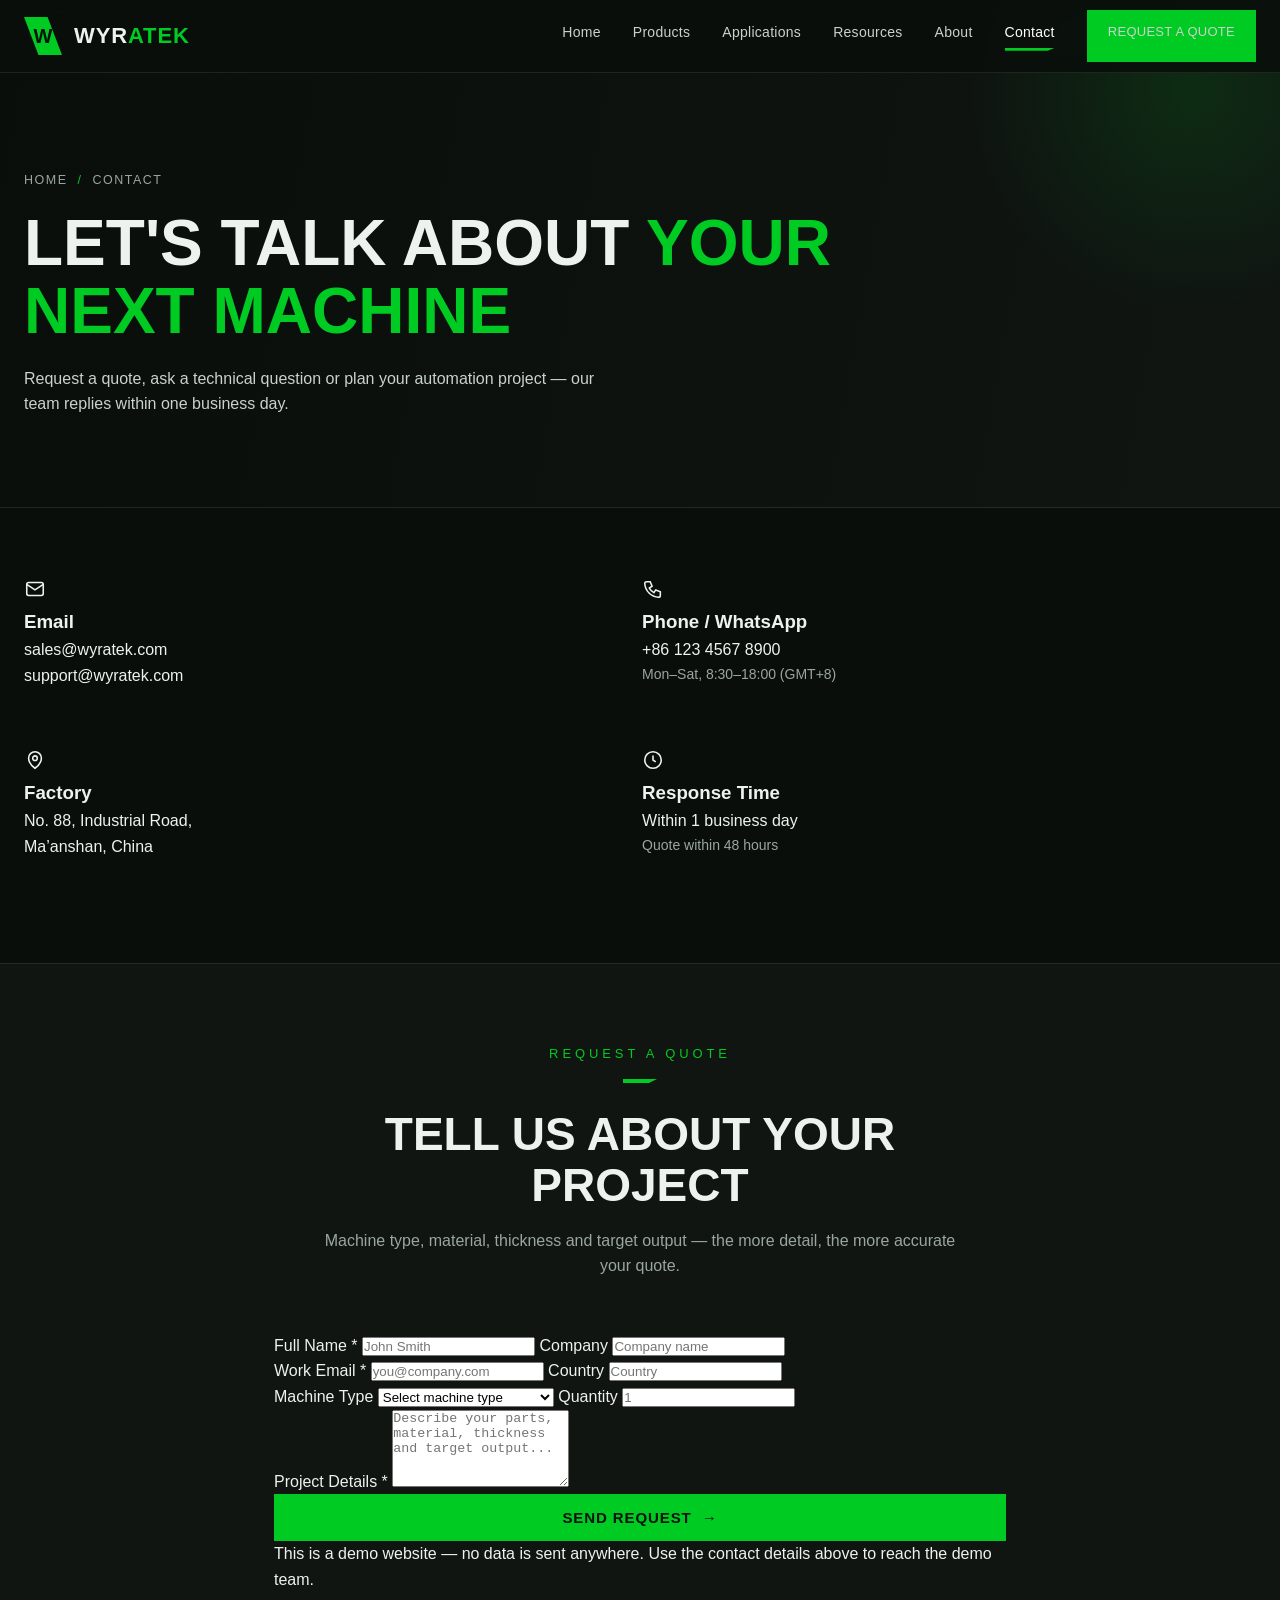
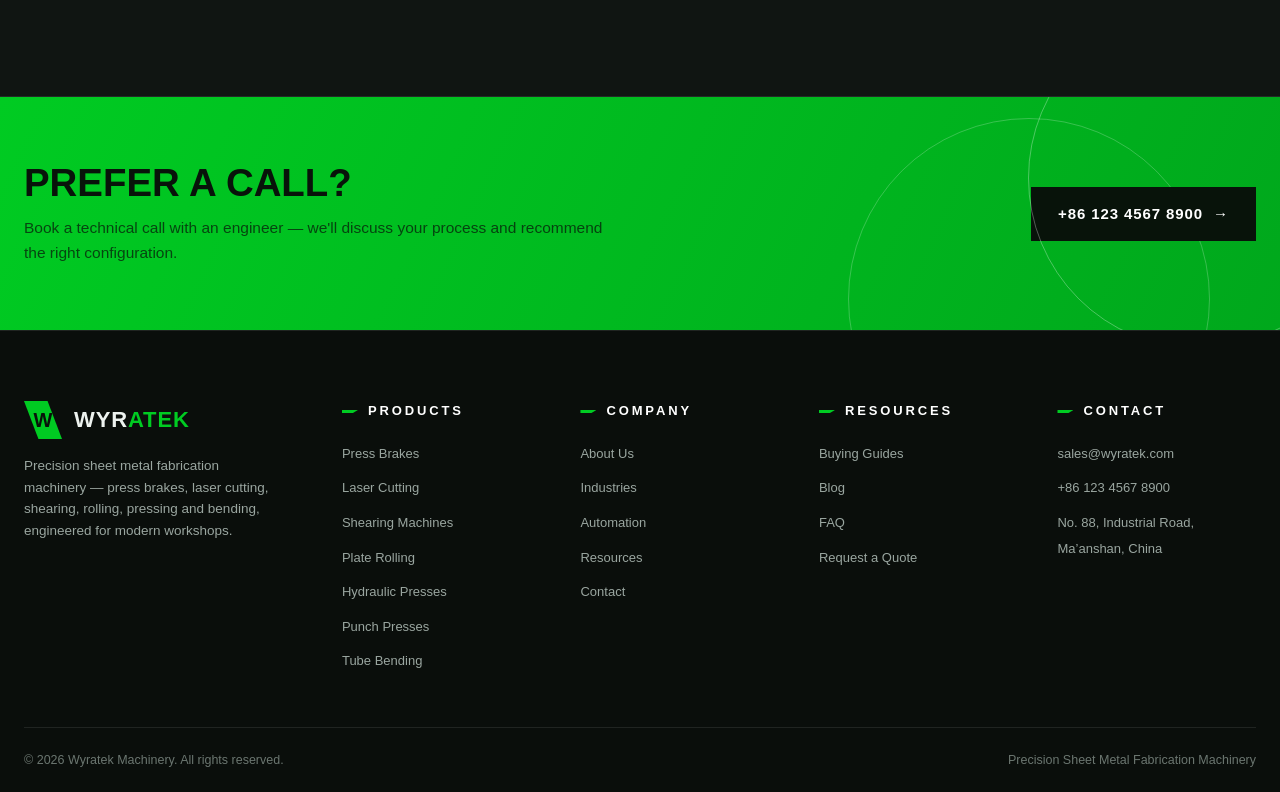
<file: pages/contact.html>
<!DOCTYPE html>
<html lang="en">
<head>
<meta charset="UTF-8">
<meta name="viewport" content="width=device-width, initial-scale=1.0">
<title>Contact — Wyratek Machinery</title>
<meta name="description" content="Contact Wyratek for quotes, technical questions and after-sales support. Request a quote for press brakes, laser cutting machines and complete sheet metal production lines.">
<meta name="keywords" content="contact Wyratek, press brake quote, sheet metal machinery supplier">
<link rel="preconnect" href="https://miaoda.feishu.cn">
<link rel="stylesheet" href="https://miaoda.feishu.cn/fonts/css2?family=Space+Grotesk:wght@500;600;700&family=Inter:wght@400;500;600&display=swap">
<link rel="stylesheet" href="../assets/css/style.css">
</head>
<body>

<!-- ===== Header ===== -->
<header class="site-header">
  <div class="wrap header-inner">
    <a class="brand" href="../index.html" aria-label="Wyratek home">
      <span class="brand-mark">W</span>
      <span class="brand-name">Wyr<em>atek</em></span>
    </a>
    <button class="nav-toggle" id="navToggle" aria-label="Toggle menu" aria-expanded="false">
      <span></span><span></span><span></span>
    </button>
    <nav aria-label="Main">
      <ul class="nav" id="nav">
        <li><a href="../index.html">Home</a></li>
        <li>
          <a href="products.html">Products</a>
          <div class="dropdown">
            <a href="products.html#press-brake">Press Brakes <span class="dd-arr">&#8594;</span></a>
            <a href="products.html#laser">Laser Cutting Machines <span class="dd-arr">&#8594;</span></a>
            <a href="products.html#shearing">Shearing Machines <span class="dd-arr">&#8594;</span></a>
            <a href="products.html#rolling">Plate Rolling Machines <span class="dd-arr">&#8594;</span></a>
            <a href="products.html#press">Hydraulic Presses <span class="dd-arr">&#8594;</span></a>
            <a href="products.html#punch">Punch Presses <span class="dd-arr">&#8594;</span></a>
            <a href="products.html#tube">Tube Bending Machines <span class="dd-arr">&#8594;</span></a>
          </div>
        </li>
        <li>
          <a href="applications.html">Applications</a>
          <div class="dropdown">
            <a href="applications.html#industries">Industries <span class="dd-arr">&#8594;</span></a>
            <a href="applications.html#automation">Automation <span class="dd-arr">&#8594;</span></a>
          </div>
        </li>
        <li>
          <a href="resources.html">Resources</a>
          <div class="dropdown">
            <a href="resources.html#guides">Buying Guides <span class="dd-arr">&#8594;</span></a>
            <a href="resources.html#blog">Blog <span class="dd-arr">&#8594;</span></a>
          </div>
        </li>
        <li><a href="about.html">About</a></li>
        <li class="active"><a href="contact.html">Contact</a></li>
        <li class="nav-cta"><a class="btn btn-solid" href="contact.html#quote">Request a Quote</a></li>
      </ul>
    </nav>
  </div>
</header>

<!-- ===== Page hero ===== -->
<div class="page-hero">
  <div class="wrap page-hero-inner">
    <div class="crumbs"><a href="../index.html">Home</a><span class="sep">/</span><span>Contact</span></div>
    <h1>Let's Talk About <span class="hl">Your Next Machine</span></h1>
    <p>Request a quote, ask a technical question or plan your automation project — our team replies within one business day.</p>
  </div>
</div>

<!-- ===== Contact grid ===== -->
<section style="padding-top:70px;">
  <div class="wrap">
    <div class="contact-grid">
      <div class="ci-block">
        <span class="ic"><svg width="22" height="22" viewBox="0 0 24 24" fill="none" stroke="currentColor" stroke-width="1.7"><rect x="3" y="5" width="18" height="14" rx="2"/><path d="M3 7l9 6 9-6"/></svg></span>
        <h3>Email</h3>
        <p><a href="mailto:sales@wyratek.com">sales@wyratek.com</a></p>
        <p><a href="mailto:support@wyratek.com">support@wyratek.com</a></p>
      </div>
      <div class="ci-block">
        <span class="ic"><svg width="22" height="22" viewBox="0 0 24 24" fill="none" stroke="currentColor" stroke-width="1.7"><path d="M5 4h4l2 5-3 2a12 12 0 005 5l2-3 5 2v4a2 2 0 01-2 2A16 16 0 013 6a2 2 0 012-2z"/></svg></span>
        <h3>Phone / WhatsApp</h3>
        <p><a href="tel:+8612345678900">+86 123 4567 8900</a></p>
        <p style="color:var(--steel);font-size:14px;">Mon–Sat, 8:30–18:00 (GMT+8)</p>
      </div>
      <div class="ci-block">
        <span class="ic"><svg width="22" height="22" viewBox="0 0 24 24" fill="none" stroke="currentColor" stroke-width="1.7"><path d="M12 21s7-5.1 7-11a7 7 0 10-14 0c0 5.9 7 11 7 11z"/><circle cx="12" cy="10" r="2.5"/></svg></span>
        <h3>Factory</h3>
        <p>No. 88, Industrial Road,<br>Ma&#8217;anshan, China</p>
      </div>
      <div class="ci-block">
        <span class="ic"><svg width="22" height="22" viewBox="0 0 24 24" fill="none" stroke="currentColor" stroke-width="1.7"><circle cx="12" cy="12" r="9"/><path d="M12 7v5l3 2"/></svg></span>
        <h3>Response Time</h3>
        <p>Within 1 business day</p>
        <p style="color:var(--steel);font-size:14px;">Quote within 48 hours</p>
      </div>
    </div>
  </div>
</section>

<!-- ===== Quote form ===== -->
<section id="quote" style="background:var(--ink-2);border-top:1px solid var(--line);border-bottom:1px solid var(--line);padding-top:80px;">
  <div class="wrap" style="max-width:780px;">
    <div class="sec-head center">
      <div class="sec-kicker">Request a Quote</div>
      <span class="notch"></span>
      <h2>Tell Us About Your Project</h2>
      <p>Machine type, material, thickness and target output — the more detail, the more accurate your quote.</p>
    </div>
    <form id="quoteForm" class="quote-form" novalidate>
      <div class="qf-row">
        <label class="qf-field"><span>Full Name *</span>
          <input type="text" name="name" required placeholder="John Smith">
        </label>
        <label class="qf-field"><span>Company</span>
          <input type="text" name="company" placeholder="Company name">
        </label>
      </div>
      <div class="qf-row">
        <label class="qf-field"><span>Work Email *</span>
          <input type="email" name="email" required placeholder="you@company.com">
        </label>
        <label class="qf-field"><span>Country</span>
          <input type="text" name="country" placeholder="Country">
        </label>
      </div>
      <div class="qf-row">
        <label class="qf-field"><span>Machine Type</span>
          <select name="machine">
            <option value="">Select machine type</option>
            <option>Press Brake</option>
            <option>Laser Cutting Machine</option>
            <option>Shearing Machine</option>
            <option>Plate Rolling Machine</option>
            <option>Hydraulic Press</option>
            <option>Punch Press</option>
            <option>Tube Bending Machine</option>
            <option>Complete Production Line</option>
          </select>
        </label>
        <label class="qf-field"><span>Quantity</span>
          <input type="number" name="quantity" min="1" placeholder="1">
        </label>
      </div>
      <label class="qf-field"><span>Project Details *</span>
        <textarea name="details" rows="5" required placeholder="Describe your parts, material, thickness and target output..."></textarea>
      </label>
      <button type="submit" class="btn btn-solid" style="width:100%;justify-content:center;">Send Request <span class="arr">&#8594;</span></button>
      <p class="form-note" id="formNote">This is a demo website — no data is sent anywhere. Use the contact details above to reach the demo team.</p>
      <p class="form-ok" id="formOk" hidden>&#10003; Thank you! This is a demo form, so no message was sent. We'd reply within one business day in a real deployment.</p>
    </form>
  </div>
</section>

<!-- ===== CTA ===== -->
<div class="cta-band">
  <div class="wrap cta-inner">
    <div>
      <h2>Prefer a Call?</h2>
      <p>Book a technical call with an engineer — we'll discuss your process and recommend the right configuration.</p>
    </div>
    <a class="btn" href="tel:+8612345678900">+86 123 4567 8900 <span class="arr">&#8594;</span></a>
  </div>
</div>

<!-- ===== Footer ===== -->
<footer class="site-footer">
  <div class="wrap">
    <div class="footer-grid">
      <div class="f-brand">
        <a class="brand" href="../index.html">
          <span class="brand-mark">W</span>
          <span class="brand-name">Wyr<em>atek</em></span>
        </a>
        <p>Precision sheet metal fabrication machinery — press brakes, laser cutting, shearing, rolling, pressing and bending, engineered for modern workshops.</p>
      </div>
      <div class="f-col">
        <h5>Products</h5>
        <ul>
          <li><a href="products.html#press-brake">Press Brakes</a></li>
          <li><a href="products.html#laser">Laser Cutting</a></li>
          <li><a href="products.html#shearing">Shearing Machines</a></li>
          <li><a href="products.html#rolling">Plate Rolling</a></li>
          <li><a href="products.html#press">Hydraulic Presses</a></li>
          <li><a href="products.html#punch">Punch Presses</a></li>
          <li><a href="products.html#tube">Tube Bending</a></li>
        </ul>
      </div>
      <div class="f-col">
        <h5>Company</h5>
        <ul>
          <li><a href="about.html">About Us</a></li>
          <li><a href="applications.html">Industries</a></li>
          <li><a href="applications.html#automation">Automation</a></li>
          <li><a href="resources.html">Resources</a></li>
          <li><a href="contact.html">Contact</a></li>
        </ul>
      </div>
      <div class="f-col">
        <h5>Resources</h5>
        <ul>
          <li><a href="resources.html#guides">Buying Guides</a></li>
          <li><a href="resources.html#blog">Blog</a></li>
          <li><a href="resources.html#faq">FAQ</a></li>
          <li><a href="contact.html#quote">Request a Quote</a></li>
        </ul>
      </div>
      <div class="f-col">
        <h5>Contact</h5>
        <ul>
          <li><a href="mailto:sales@wyratek.com">sales@wyratek.com</a></li>
          <li><a href="tel:+8612345678900">+86 123 4567 8900</a></li>
          <li><a href="contact.html">No. 88, Industrial Road, Ma&#8217;anshan, China</a></li>
        </ul>
      </div>
    </div>
    <div class="footer-bottom">
      <span>&#169; 2026 Wyratek Machinery. All rights reserved.</span>
      <span>Precision Sheet Metal Fabrication Machinery</span>
    </div>
  </div>
</footer>

<script src="../assets/js/main.js"></script>
</body>
</html>
</file>
<file: assets/css/style.css>
/* ============================================================
   wyratek.com — Shared Design System
   Industrial dark theme · green accent · Space Grotesk + Inter
   ============================================================ */

:root{
  --green:#00CB22;
  --green-soft:#33E055;
  --green-dark:#00A81C;
  --ink:#0A0E0B;
  --ink-2:#101512;
  --ink-3:#161C18;
  --steel:#9AA6A0;
  --steel-light:#C9D2CD;
  --paper:#F2F5F3;
  --line:rgba(255,255,255,.09);
  --line-dark:rgba(10,14,11,.12);
  --display:'Space Grotesk','Helvetica Neue',Arial,sans-serif;
  --body:'Inter','Helvetica Neue',Arial,sans-serif;
  --maxw:1440px;
}
*{margin:0;padding:0;box-sizing:border-box;}
html{scroll-behavior:smooth;}
body{
  font-family:var(--body);
  background:var(--ink);
  color:#EDF2EF;
  line-height:1.6;
  -webkit-font-smoothing:antialiased;
}
img{display:block;max-width:100%;}
a{color:inherit;text-decoration:none;}
ul{list-style:none;}
.wrap{max-width:var(--maxw);margin:0 auto;padding:0 24px;}

/* ===== Signature: green folded-notch line ===== */
.notch{
  display:inline-block;
  width:34px;height:4px;
  background:var(--green);
  clip-path:polygon(0 0,100% 0,calc(100% - 8px) 100%,0 100%);
}

/* ===== Buttons ===== */
.btn{
  display:inline-flex;align-items:center;gap:10px;
  font-family:var(--display);font-weight:600;font-size:15px;letter-spacing:.06em;
  padding:14px 26px;
  border:1px solid transparent;
  cursor:pointer;
  transition:background .2s,border-color .2s,color .2s,transform .2s;
  text-transform:uppercase;
}
.btn-solid{background:var(--green);color:#08130A;}
.btn-solid:hover{background:var(--green-soft);transform:translateY(-2px);}
.btn-ghost{border-color:rgba(255,255,255,.28);color:#fff;}
.btn-ghost:hover{border-color:var(--green);color:var(--green);transform:translateY(-2px);}
.btn .arr{transition:transform .2s;}
.btn:hover .arr{transform:translateX(4px);}

/* ===== Header ===== */
.site-header{
  position:fixed;top:0;left:0;right:0;z-index:100;
  background:rgba(10,14,11,.86);
  backdrop-filter:blur(10px);
  border-bottom:1px solid var(--line);
}
.header-inner{
  display:flex;align-items:center;justify-content:space-between;
  height:72px;
}
.brand{display:flex;align-items:center;gap:12px;}
.brand-mark{
  width:38px;height:38px;
  background:var(--green);
  clip-path:polygon(0 0,62% 0,100% 100%,38% 100%);
  display:grid;place-items:center;
  color:#08130A;font-family:var(--display);font-weight:700;font-size:20px;
}
.brand-name{font-family:var(--display);font-weight:600;font-size:22px;letter-spacing:.04em;text-transform:uppercase;}
.brand-name em{color:var(--green);font-style:normal;}

.nav{display:flex;align-items:center;gap:4px;}
.nav>li{position:relative;}
.nav>li>a{
  display:block;padding:26px 14px;
  font-size:14px;font-weight:500;letter-spacing:.02em;color:var(--steel-light);
  transition:color .2s;
}
.nav>li>a::after{
  content:"";display:block;height:3px;margin-top:4px;
  background:var(--green);
  clip-path:polygon(0 0,100% 0,calc(100% - 7px) 100%,0 100%);
  transform:scaleX(0);transform-origin:left;transition:transform .22s;
}
.nav>li>a:hover,.nav>li:hover>a{color:#fff;}
.nav>li:hover>a::after{transform:scaleX(1);}
.nav>li.active>a{color:#fff;}
.nav>li.active>a::after{transform:scaleX(1);}
.dropdown{
  position:absolute;top:100%;left:0;min-width:260px;
  background:var(--ink-2);
  border:1px solid var(--line);
  border-top:3px solid var(--green);
  padding:10px 0;
  opacity:0;visibility:hidden;transform:translateY(8px);
  transition:opacity .2s,transform .2s,visibility .2s;
}
.nav>li:hover .dropdown{opacity:1;visibility:visible;transform:translateY(0);}
.dropdown a{
  display:flex;justify-content:space-between;align-items:center;
  padding:9px 18px;font-size:13.5px;color:var(--steel-light);
  transition:color .15s,background .15s,padding-left .15s;
}
.dropdown a:hover{color:var(--green);background:rgba(0,203,34,.06);padding-left:24px;}
.dropdown a .dd-arr{color:var(--green);opacity:0;transition:opacity .15s;}
.dropdown a:hover .dd-arr{opacity:1;}
.nav-cta{margin-left:14px;}
.nav-cta .btn{padding:11px 20px;font-size:13px;}

.nav-toggle{display:none;background:none;border:1px solid var(--line);width:44px;height:44px;cursor:pointer;flex-direction:column;justify-content:center;align-items:center;gap:5px;}
.nav-toggle span{display:block;width:20px;height:2px;background:#fff;transition:transform .2s,opacity .2s;}
.nav-toggle.open span:nth-child(1){transform:translateY(7px) rotate(45deg);}
.nav-toggle.open span:nth-child(2){opacity:0;}
.nav-toggle.open span:nth-child(3){transform:translateY(-7px) rotate(-45deg);}

/* ===== Page hero (inner pages) ===== */
.page-hero{
  position:relative;
  padding:170px 0 90px;
  background:linear-gradient(100deg,var(--ink) 0%,var(--ink-2) 100%);
  border-bottom:1px solid var(--line);
  overflow:hidden;
}
.page-hero::before{
  content:"";position:absolute;right:-140px;top:-140px;width:460px;height:460px;
  background:radial-gradient(circle,rgba(0,203,34,.13),transparent 68%);
}
.page-hero-inner{position:relative;}
.page-hero .crumbs{display:flex;align-items:center;gap:10px;font-size:12.5px;letter-spacing:.12em;text-transform:uppercase;color:var(--steel);margin-bottom:20px;}
.page-hero .crumbs a:hover{color:var(--green);}
.page-hero .crumbs .sep{color:var(--green);}
.page-hero h1{
  font-family:var(--display);font-weight:700;
  font-size:clamp(36px,5vw,64px);line-height:1.06;text-transform:uppercase;
  max-width:820px;
}
.page-hero h1 .hl{color:var(--green);}
.page-hero p{margin-top:20px;max-width:600px;font-size:16px;color:var(--steel-light);}

/* ===== Sections ===== */
section{padding:104px 0;}
.sec-head{max-width:640px;margin-bottom:54px;}
.sec-head.center{margin-left:auto;margin-right:auto;text-align:center;}
.sec-head.center .notch{margin:0 auto 18px;}
.sec-kicker{font-family:var(--display);font-size:13px;letter-spacing:.3em;text-transform:uppercase;color:var(--green);margin-bottom:14px;}
.sec-head h2{
  font-family:var(--display);font-weight:600;font-size:clamp(30px,3.6vw,46px);
  text-transform:uppercase;line-height:1.12;
}
.sec-head p{margin-top:16px;color:var(--steel);font-size:16px;}
.sec-light{background:var(--paper);color:var(--ink);}
.sec-light .sec-head p{color:#5A6660;}
.sec-light .sec-kicker{color:var(--green-dark);}

/* ===== Products grid ===== */
.prod-grid{display:grid;grid-template-columns:repeat(12,1fr);gap:22px;}
.prod-card--lg{grid-column:span 6;}
.prod-card--md{grid-column:span 4;}
.prod-card--sm{grid-column:span 4;}
.prod-card--sm.sm-left{grid-column:3 / span 4;}
.prod-card--sm.sm-right{grid-column:7 / span 4;}
.prod-card--lg .thumb{aspect-ratio:16/9;}
.prod-card--lg h3{font-size:22px;}
.prod-card--lg p{font-size:14px;}
.prod-card--sm h3{font-size:16px;}
.prod-card--sm p{font-size:12.5px;}
.prod-card{
  position:relative;background:var(--ink-2);border:1px solid var(--line);
  overflow:hidden;display:flex;flex-direction:column;
  transition:transform .25s,border-color .25s;
}
.prod-card::before{
  content:"";position:absolute;inset:0 0 auto 0;height:3px;
  background:var(--green);transform:scaleX(0);transform-origin:left;transition:transform .25s;
}
.prod-card:hover{transform:translateY(-6px);border-color:rgba(0,203,34,.45);}
.prod-card:hover::before{transform:scaleX(1);}
.prod-card .thumb{aspect-ratio:4/3;overflow:hidden;}
.prod-card .thumb img{width:100%;height:100%;object-fit:cover;transition:transform .4s;}
.prod-card:hover .thumb img{transform:scale(1.05);}
.prod-card .body{padding:20px 20px 22px;display:flex;flex-direction:column;gap:8px;flex:1;}
.prod-card h3{font-family:var(--display);font-weight:600;font-size:19px;text-transform:uppercase;letter-spacing:.03em;}
.prod-card p{font-size:13.5px;color:var(--steel);flex:1;}
.prod-card .tag{
  display:inline-block;align-self:flex-start;
  font-size:11.5px;letter-spacing:.12em;text-transform:uppercase;color:var(--green);
  border:1px solid rgba(0,203,34,.4);padding:4px 10px;
  margin-top:6px;transition:background .2s,color .2s;
}
.prod-card:hover .tag{background:var(--green);color:#08130A;}

/* ===== Solutions / industries ===== */
.soln-grid{display:grid;grid-template-columns:repeat(3,1fr);gap:20px;}
.soln-card{
  display:flex;align-items:center;gap:16px;
  border:1px solid var(--line);background:var(--ink-2);
  padding:20px;min-height:88px;
  transition:border-color .2s,transform .2s,background .2s;
}
.soln-card:hover{border-color:rgba(0,203,34,.5);transform:translateX(6px);background:var(--ink-3);}
.soln-card .ic{
  width:46px;height:46px;flex:none;
  border:1px solid rgba(0,203,34,.45);color:var(--green);
  display:grid;place-items:center;
  clip-path:polygon(0 0,100% 0,100% calc(100% - 10px),calc(100% - 10px) 100%,0 100%);
}
.soln-card h4{font-family:var(--display);font-weight:600;font-size:16px;text-transform:uppercase;letter-spacing:.03em;}
.soln-card p{font-size:12.5px;color:var(--steel);}

/* ===== Why / value ===== */
.why-grid{display:grid;grid-template-columns:repeat(4,1fr);gap:22px;}
.why-card{border-top:3px solid var(--green);background:var(--ink-2);border:1px solid var(--line);border-top:3px solid var(--green);padding:28px 24px;}
.why-card .num{font-family:var(--display);font-weight:700;font-size:13px;color:var(--green);letter-spacing:.2em;}
.why-card h3{font-family:var(--display);font-weight:600;font-size:18px;text-transform:uppercase;margin:14px 0 10px;}
.why-card p{font-size:13.5px;color:var(--steel);}

/* ===== Factory / quality ===== */
.factory{display:grid;grid-template-columns:1.05fr 1fr;gap:60px;align-items:center;}
.factory .f-img{position:relative;}
.factory .f-img::after{
  content:"";position:absolute;inset:14px -14px -14px 14px;z-index:-1;
  border:1px solid rgba(0,203,34,.5);
}
.factory .f-img img{width:100%;}
.factory h3{font-family:var(--display);font-weight:600;font-size:clamp(26px,3vw,38px);text-transform:uppercase;line-height:1.15;margin:16px 0 20px;}
.factory p{color:var(--steel);font-size:15.5px;margin-bottom:14px;}
.factory ul{display:grid;grid-template-columns:1fr 1fr;gap:10px 24px;margin-top:18px;}
.factory li{display:flex;gap:10px;align-items:flex-start;font-size:14px;color:var(--steel-light);}
.factory li svg{flex:none;margin-top:3px;color:var(--green);}

/* ===== Quote CTA ===== */
.quote{
  position:relative;overflow:hidden;
  background:var(--ink-2);
  border-top:1px solid var(--line);border-bottom:1px solid var(--line);
}
.quote::before{
  content:"";position:absolute;right:-120px;top:-120px;width:420px;height:420px;
  background:radial-gradient(circle,rgba(0,203,34,.16),transparent 68%);
}
.quote-inner{position:relative;display:grid;grid-template-columns:1fr 1fr;gap:60px;align-items:start;}
.quote-left h2{font-family:var(--display);font-weight:600;font-size:clamp(28px,3.4vw,42px);text-transform:uppercase;line-height:1.12;margin:16px 0 18px;}
.quote-left p{color:var(--steel);font-size:15.5px;max-width:440px;}
.quote-left .contact-line{margin-top:34px;display:grid;gap:14px;}
.quote-left .contact-line a{display:flex;align-items:center;gap:12px;color:var(--steel-light);font-size:15px;transition:color .2s;}
.quote-left .contact-line a:hover{color:var(--green);}
.quote-left .contact-line svg{color:var(--green);}

.form{background:var(--ink-3);border:1px solid var(--line);padding:34px;}
.form .row{display:grid;grid-template-columns:1fr 1fr;gap:16px;}
.form label{display:block;font-size:12px;letter-spacing:.14em;text-transform:uppercase;color:var(--steel);margin-bottom:7px;}
.form input,.form select,.form textarea{
  width:100%;background:var(--ink);border:1px solid var(--line);
  color:#fff;padding:12px 14px;font-family:var(--body);font-size:14px;
  transition:border-color .2s;border-radius:0;
}
.form input:focus,.form select:focus,.form textarea:focus{outline:none;border-color:var(--green);}
.form select{appearance:none;-webkit-appearance:none;background-image:url("data:image/svg+xml,%3Csvg xmlns='http://www.w3.org/2000/svg' width='12' height='8' viewBox='0 0 12 8'%3E%3Cpath d='M1 1l5 5 5-5' stroke='%2300CB22' stroke-width='2' fill='none'/%3E%3C/svg%3E");background-repeat:no-repeat;background-position:right 14px center;}
.form .field{margin-bottom:16px;}
.form .field.full{grid-column:1/-1;}
.form .btn{margin-top:6px;}
.form-ok{
  display:none;margin-top:14px;padding:12px 16px;
  border:1px solid rgba(0,203,34,.5);color:var(--green);
  font-size:14px;
}
.form-ok.show{display:block;}

/* ===== Footer ===== */
.site-footer{background:var(--ink);border-top:1px solid var(--line);padding:70px 0 0;}
.footer-grid{display:grid;grid-template-columns:1.4fr repeat(4,1fr);gap:40px;padding-bottom:54px;}
.f-brand p{color:var(--steel);font-size:13.5px;margin-top:16px;max-width:260px;}
.f-col h5{font-family:var(--display);font-weight:600;font-size:13px;letter-spacing:.22em;text-transform:uppercase;color:#fff;margin-bottom:18px;display:flex;align-items:center;gap:10px;}
.f-col h5::before{content:"";width:16px;height:3px;background:var(--green);clip-path:polygon(0 0,100% 0,calc(100% - 5px) 100%,0 100%);}
.f-col ul{display:grid;gap:9px;}
.f-col a{font-size:13px;color:var(--steel);transition:color .15s,padding-left .15s;}
.f-col a:hover{color:var(--green);padding-left:4px;}
.footer-bottom{
  border-top:1px solid var(--line);
  padding:22px 0;display:flex;justify-content:space-between;align-items:center;gap:16px;flex-wrap:wrap;
  font-size:12.5px;color:#6B7670;
}

/* ===== Stats band ===== */
.stats{
  background:var(--ink-2);
  border-top:1px solid var(--line);border-bottom:1px solid var(--line);
  padding:44px 0;
}
.stats-grid{display:grid;grid-template-columns:repeat(4,1fr);gap:20px;}
.stat{text-align:center;padding:8px 12px;}
.stat+.stat{position:relative;}
.stat+.stat::before{content:"";position:absolute;left:0;top:16%;bottom:16%;width:1px;background:var(--line);}
.stat b{font-family:var(--display);font-weight:700;font-size:clamp(30px,3vw,44px);color:var(--green);display:block;line-height:1.1;}
.stat span{font-size:12px;letter-spacing:.14em;text-transform:uppercase;color:var(--steel);margin-top:8px;display:block;}

/* ===== Mid-page CTA band ===== */
.cta-band{
  position:relative;overflow:hidden;
  background:linear-gradient(115deg,var(--green) 0%,var(--green-dark) 100%);
  padding:64px 0;
}
.cta-band::before{
  content:"";position:absolute;right:70px;bottom:-150px;width:360px;height:360px;
  border:1px solid rgba(255,255,255,.22);border-radius:50%;
}
.cta-band::after{
  content:"";position:absolute;right:-90px;top:-90px;width:340px;height:340px;
  border:1px solid rgba(255,255,255,.3);border-radius:50%;
}
.cta-inner{position:relative;display:flex;align-items:center;justify-content:space-between;gap:32px;flex-wrap:wrap;}
.cta-inner h2{font-family:var(--display);font-weight:700;font-size:clamp(26px,3vw,40px);text-transform:uppercase;color:#08130A;line-height:1.12;}
.cta-inner p{color:rgba(8,19,10,.72);font-size:15.5px;margin-top:12px;max-width:580px;}
.cta-inner .btn{background:#08130A;color:#fff;border-color:#08130A;}
.cta-inner .btn:hover{background:#000;}

/* ===== Support ===== */
.support-grid{display:grid;grid-template-columns:repeat(4,1fr);gap:20px;}
.support-card{border:1px solid var(--line);background:var(--ink-2);padding:28px 24px;transition:border-color .2s,transform .2s;}
.support-card:hover{border-color:rgba(0,203,34,.5);transform:translateY(-4px);}
.support-card .ic{
  width:48px;height:48px;display:grid;place-items:center;color:var(--green);
  border:1px solid rgba(0,203,34,.45);margin-bottom:18px;
  clip-path:polygon(0 0,100% 0,100% calc(100% - 10px),calc(100% - 10px) 100%,0 100%);
}
.support-card h4{font-family:var(--display);font-weight:600;font-size:16px;text-transform:uppercase;letter-spacing:.03em;margin-bottom:8px;}
.support-card p{font-size:13px;color:var(--steel);}

/* ===== Machine Selection Guide ===== */
.guide{background:var(--ink-2);border-top:1px solid var(--line);border-bottom:1px solid var(--line);}
.guide-label{font-size:12px;letter-spacing:.2em;text-transform:uppercase;color:var(--steel);margin:0 0 12px;}
.guide-steps{display:flex;gap:12px;flex-wrap:wrap;margin-bottom:26px;}
.guide-opt{
  flex:1 1 200px;text-align:left;
  border:1px solid var(--line);background:var(--ink);
  padding:18px 20px;cursor:pointer;
  font-family:var(--display);font-weight:600;font-size:15px;letter-spacing:.04em;text-transform:uppercase;color:var(--steel-light);
  transition:border-color .2s,color .2s,background .2s;
}
.guide-opt small{display:block;font-family:var(--body);font-weight:400;font-size:12px;letter-spacing:0;text-transform:none;color:var(--steel);margin-top:4px;}
.guide-opt:hover{border-color:rgba(0,203,34,.5);}
.guide-opt.sel{border-color:var(--green);background:rgba(0,203,34,.08);color:#fff;}
.guide-opt.sel small{color:var(--green-soft);}
.guide-result{
  display:none;
  border:1px solid rgba(0,203,34,.5);background:rgba(0,203,34,.05);
  padding:26px;margin-top:26px;
}
.guide-result.show{display:block;}
.guide-result h4{font-family:var(--display);font-weight:600;font-size:15px;letter-spacing:.2em;text-transform:uppercase;color:var(--green);margin-bottom:8px;}
.guide-result .rec{font-size:15px;color:var(--steel-light);margin-bottom:20px;line-height:1.6;}
.guide-result .rec b{color:#fff;font-family:var(--display);font-weight:600;font-size:20px;text-transform:uppercase;letter-spacing:.02em;display:block;margin-bottom:6px;}
.guide-result .g-actions{display:flex;gap:14px;flex-wrap:wrap;}

/* ===== Client Success ===== */
.case-grid{display:grid;grid-template-columns:repeat(3,1fr);gap:22px;}
.case-card{background:var(--ink-2);border:1px solid var(--line);padding:30px 26px;display:flex;flex-direction:column;gap:14px;transition:transform .25s,border-color .25s;}
.case-card:hover{transform:translateY(-6px);border-color:rgba(0,203,34,.45);}
.case-card .case-tag{font-size:11.5px;letter-spacing:.14em;text-transform:uppercase;color:var(--green);}
.case-card h4{font-family:var(--display);font-weight:600;font-size:17px;text-transform:uppercase;letter-spacing:.02em;line-height:1.3;}
.case-card p{font-size:13.5px;color:var(--steel);flex:1;}
.case-card .case-metrics{display:flex;gap:26px;flex-wrap:wrap;border-top:1px solid var(--line);padding-top:16px;}
.case-card .case-metrics div{font-size:12px;color:var(--steel);letter-spacing:.06em;text-transform:uppercase;}
.case-card .case-metrics b{display:block;font-family:var(--display);font-weight:700;font-size:20px;color:var(--green);margin-bottom:2px;}

/* ===== FAQ ===== */
.faq-list{max-width:880px;margin:0 auto;}
.faq-item{border:1px solid var(--line);background:var(--ink-2);margin-bottom:10px;}
.faq-q{
  width:100%;display:flex;justify-content:space-between;align-items:center;gap:16px;
  padding:20px 24px;background:none;border:none;cursor:pointer;text-align:left;
  color:#EDF2EF;font-family:var(--display);font-weight:600;font-size:16px;letter-spacing:.02em;
}
.faq-q .fq-ic{
  flex:none;width:26px;height:26px;
  border:1px solid rgba(0,203,34,.5);color:var(--green);
  display:grid;place-items:center;font-size:16px;font-weight:400;
  transition:transform .2s,background .2s,color .2s;
}
.faq-item.open .fq-ic{transform:rotate(45deg);background:var(--green);color:#08130A;}
.faq-a{display:none;padding:0 24px 22px;color:var(--steel);font-size:14px;line-height:1.7;}
.faq-item.open .faq-a{display:block;}

/* ===== Spec table (product pages) ===== */
.spec-table{width:100%;border-collapse:collapse;font-size:14px;}
.spec-table th,.spec-table td{text-align:left;padding:14px 16px;border:1px solid var(--line);}
.spec-table th{background:var(--ink-2);font-family:var(--display);font-size:12.5px;letter-spacing:.14em;text-transform:uppercase;color:var(--green);}
.spec-table td{background:var(--ink-3);color:var(--steel-light);}
.spec-table td b{color:#fff;font-weight:600;}

/* ===== Detail layout ===== */
.detail-grid{display:grid;grid-template-columns:1fr 1fr;gap:60px;align-items:start;}
.detail-grid .d-img{position:relative;}
.detail-grid .d-img::after{
  content:"";position:absolute;inset:14px -14px -14px 14px;z-index:-1;
  border:1px solid rgba(0,203,34,.5);
}
.detail-grid .d-img img{width:100%;}
.detail-grid h2{font-family:var(--display);font-weight:600;font-size:clamp(26px,3vw,38px);text-transform:uppercase;line-height:1.15;margin:16px 0 18px;}
.detail-grid p{color:var(--steel);font-size:15.5px;margin-bottom:14px;}
.detail-grid .feature-list{display:grid;gap:12px;margin:20px 0 26px;}
.detail-grid .feature-list li{display:flex;gap:12px;align-items:flex-start;font-size:14px;color:var(--steel-light);}
.detail-grid .feature-list svg{flex:none;margin-top:4px;color:var(--green);}
.detail-actions{display:flex;gap:14px;flex-wrap:wrap;}

/* ===== Contact page ===== */
.contact-grid{display:grid;grid-template-columns:1fr 1.1fr;gap:60px;align-items:start;}
.contact-info .ci-block{border-left:3px solid var(--green);padding:6px 0 6px 20px;margin-bottom:28px;}
.contact-info .ci-block h4{font-family:var(--display);font-weight:600;font-size:15px;letter-spacing:.16em;text-transform:uppercase;margin-bottom:8px;}
.contact-info .ci-block p,.contact-info .ci-block a{font-size:14.5px;color:var(--steel-light);display:block;}
.contact-info .ci-block a:hover{color:var(--green);}

/* ===== Timeline (about) ===== */
.timeline{position:relative;max-width:820px;margin:0 auto;padding-left:34px;}
.timeline::before{content:"";position:absolute;left:9px;top:6px;bottom:6px;width:1px;background:var(--line);}
.tl-item{position:relative;padding:0 0 40px;}
.tl-item::before{
  content:"";position:absolute;left:-34px;top:4px;width:19px;height:19px;
  background:var(--ink);border:2px solid var(--green);transform:rotate(45deg);
}
.tl-item .tl-year{font-family:var(--display);font-weight:700;font-size:15px;letter-spacing:.18em;color:var(--green);text-transform:uppercase;margin-bottom:6px;}
.tl-item h4{font-family:var(--display);font-weight:600;font-size:18px;text-transform:uppercase;margin-bottom:6px;}
.tl-item p{font-size:14px;color:var(--steel);max-width:640px;}

/* ===== Resources ===== */
.post-grid{display:grid;grid-template-columns:repeat(3,1fr);gap:22px;}
.post-card{background:var(--ink-2);border:1px solid var(--line);padding:28px 26px;display:flex;flex-direction:column;gap:12px;transition:transform .25s,border-color .25s;}
.post-card:hover{transform:translateY(-6px);border-color:rgba(0,203,34,.45);}
.post-card .post-cat{font-size:11.5px;letter-spacing:.14em;text-transform:uppercase;color:var(--green);}
.post-card h3{font-family:var(--display);font-weight:600;font-size:18px;text-transform:uppercase;letter-spacing:.02em;line-height:1.3;}
.post-card p{font-size:13.5px;color:var(--steel);flex:1;}
.post-card .post-date{font-size:12px;color:var(--steel);letter-spacing:.06em;text-transform:uppercase;border-top:1px solid var(--line);padding-top:14px;}

/* ===== Responsive ===== */
@media (max-width:1080px){
  .prod-card--lg,.prod-card--md,.prod-card--sm,
  .prod-card--sm.sm-left,.prod-card--sm.sm-right{grid-column:span 6;}
  .why-grid,.support-grid,.case-grid,.post-grid{grid-template-columns:repeat(2,1fr);}
}
@media (max-width:900px){
  .nav{position:fixed;top:72px;left:0;right:0;bottom:0;background:var(--ink);flex-direction:column;align-items:stretch;padding:18px 24px;overflow:auto;display:none;border-top:1px solid var(--line);}
  .nav.open{display:flex;}
  .nav>li>a{padding:14px 0;border-bottom:1px solid var(--line);}
  .dropdown{position:static;opacity:1;visibility:visible;transform:none;display:none;border:none;border-left:2px solid var(--green);margin:0 0 10px 12px;padding:6px 0 6px 14px;background:transparent;min-width:0;}
  .nav>li.open .dropdown{display:block;}
  .nav-cta{margin:14px 0 0;}
  .nav-toggle{display:flex;}
  .page-hero{padding:130px 0 70px;}
  .prod-grid{grid-template-columns:repeat(2,1fr);}
  .soln-grid{grid-template-columns:repeat(2,1fr);}
  .stats-grid{grid-template-columns:repeat(2,1fr);gap:26px 16px;}
  .factory,.quote-inner,.detail-grid,.contact-grid{grid-template-columns:1fr;gap:44px;}
  .footer-grid{grid-template-columns:repeat(2,1fr);}
}
@media (max-width:560px){
  .prod-card--lg,.prod-card--md,.prod-card--sm,
  .prod-card--sm.sm-left,.prod-card--sm.sm-right{grid-column:span 12;}
  .prod-grid,.soln-grid,.why-grid,.support-grid,.case-grid,.stats-grid,.post-grid{grid-template-columns:1fr;}
  .stat+.stat::before{display:none;}
  .form .row{grid-template-columns:1fr;}
  .footer-grid{grid-template-columns:1fr;}
  .spec-table{font-size:12.5px;}
  .spec-table th,.spec-table td{padding:10px 12px;}
}
</file>
